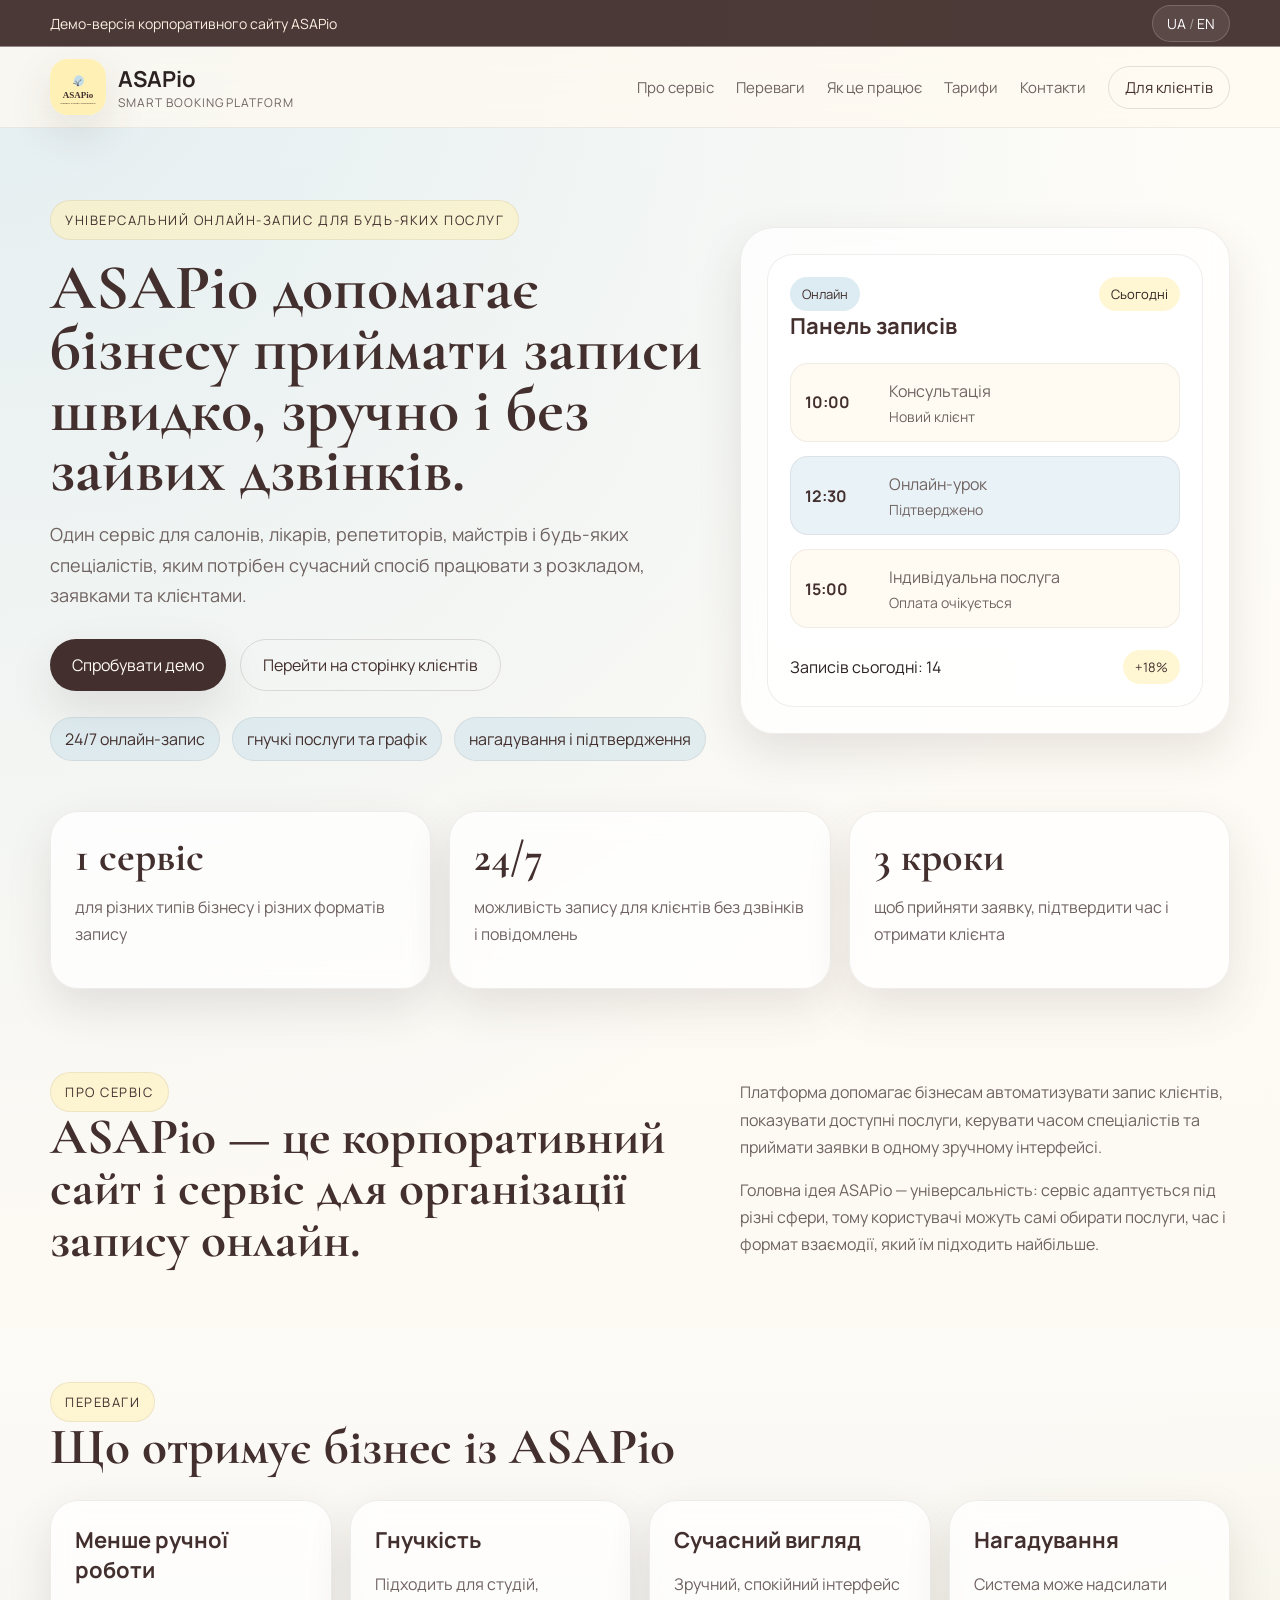
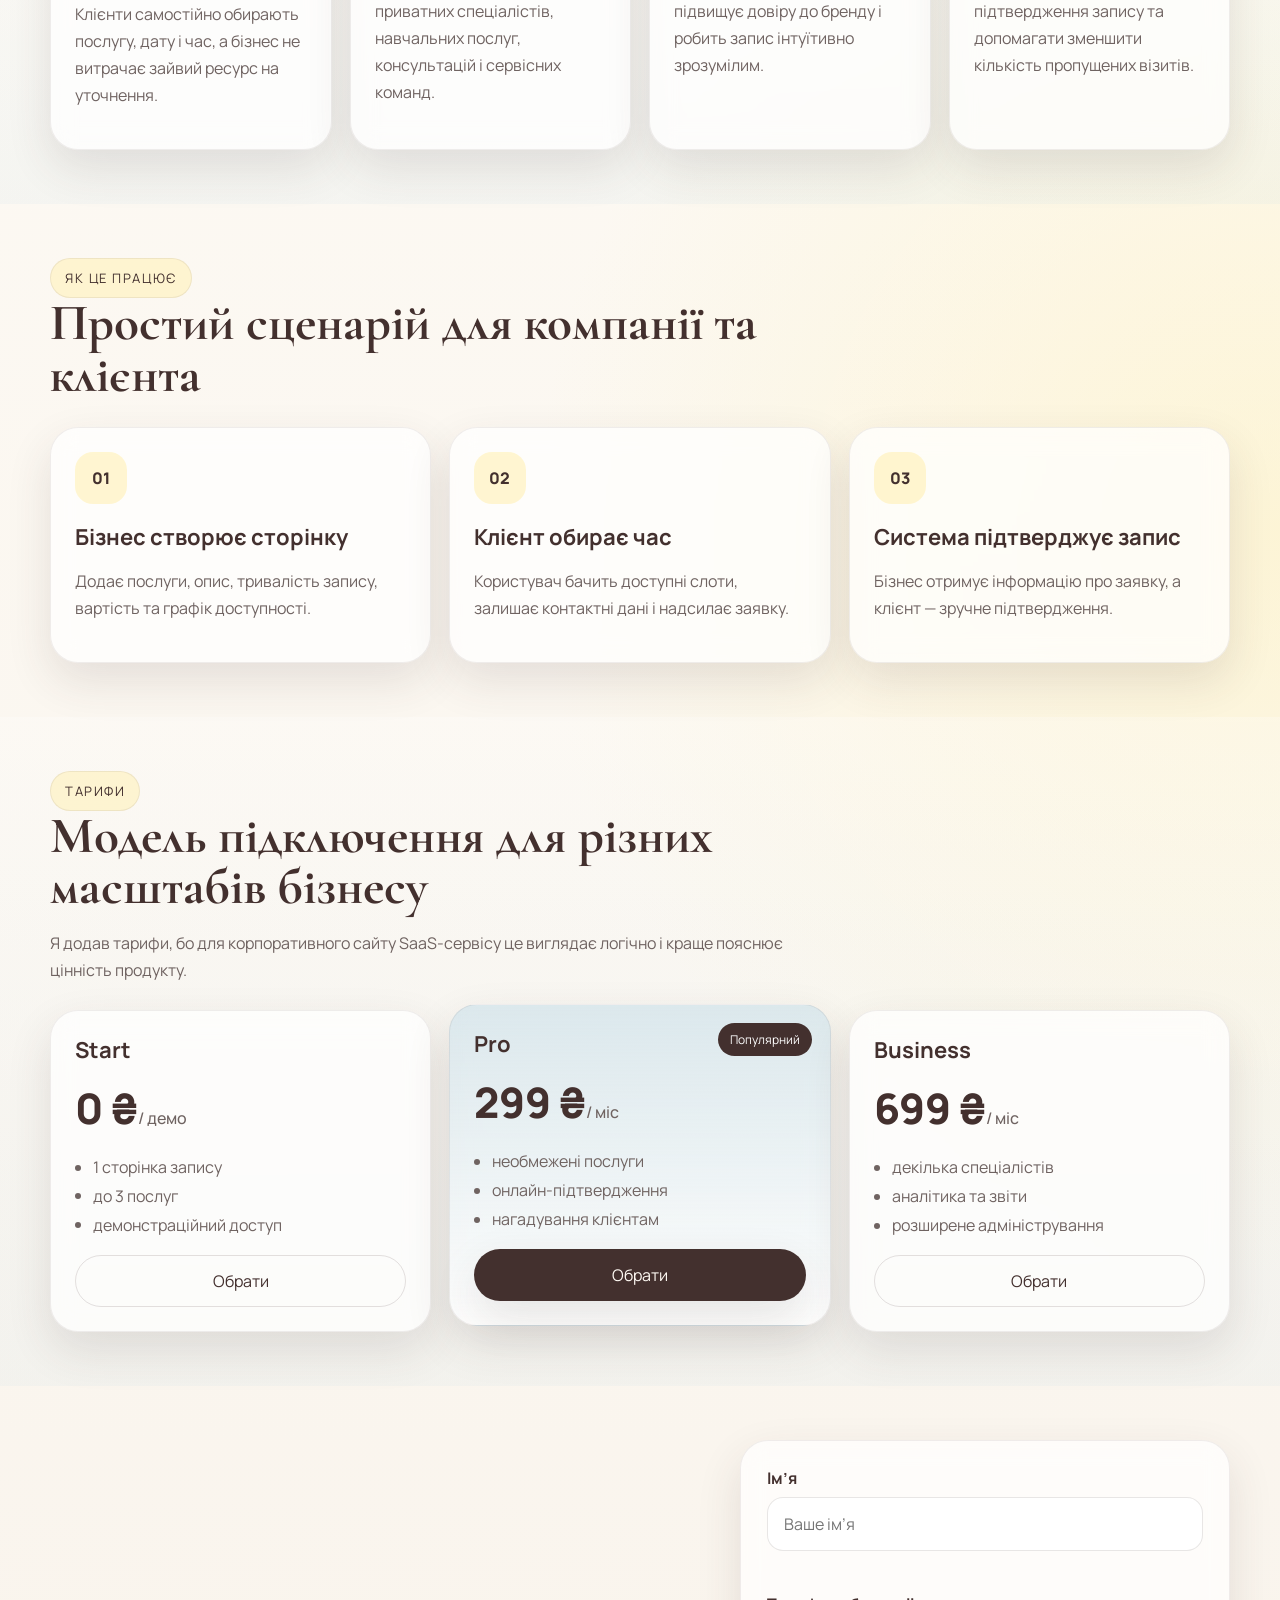
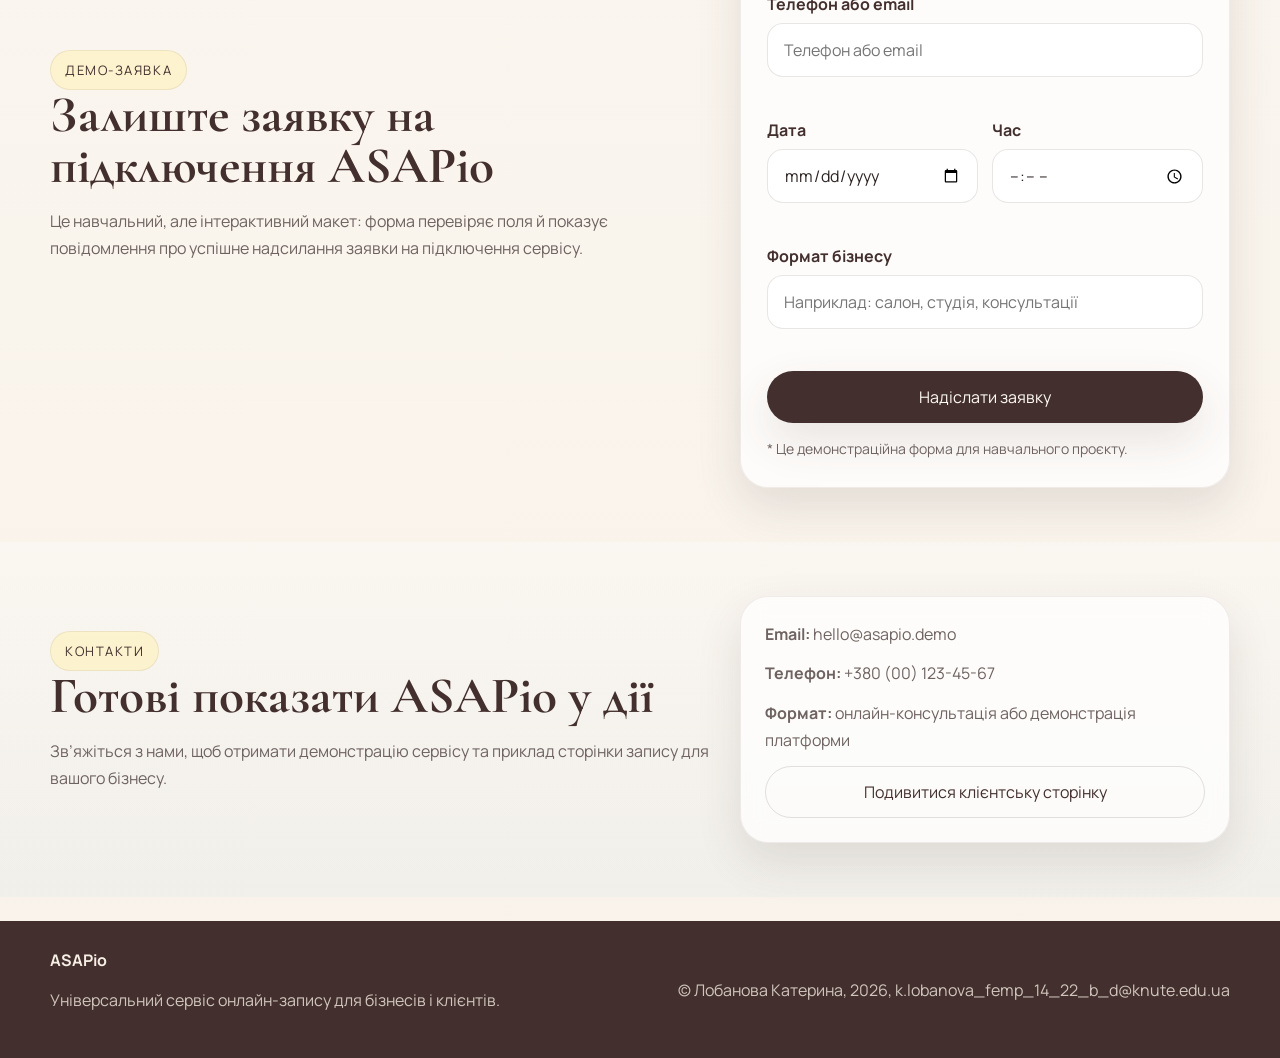
<file: index.html>
<!DOCTYPE html>
<html lang="uk">
<head>
  <meta charset="UTF-8" />
  <meta name="viewport" content="width=device-width, initial-scale=1.0" />
  <title>ASAPio — онлайн-запис для бізнесів</title>
  <meta name="description" content="ASAPio — універсальний сервіс онлайн-запису для бізнесів і клієнтів." />
  <link rel="preconnect" href="https://fonts.googleapis.com">
  <link rel="preconnect" href="https://fonts.gstatic.com" crossorigin>
  <link href="https://fonts.googleapis.com/css2?family=Manrope:wght@400;500;600;700;800&family=Cormorant+Garamond:wght@600;700&display=swap" rel="stylesheet">
  <link rel="stylesheet" href="style.css" />
</head>
<body>
  <div class="topbar">
    <div class="container topbar-inner">
      <span>Демо-версія корпоративного сайту ASAPio</span>
      <button class="lang-switch" type="button" id="langToggle" aria-label="Перемикач мови">UA <span>/</span> EN</button>
    </div>
  </div>

  <header class="site-header">
    <div class="container nav-wrap">
      <a class="brand" href="index.html" aria-label="ASAPio home">
        <span class="brand-mark"><img src="asapio-logo.svg" alt="Логотип ASAPio" /></span>
        <span class="brand-text">
          <strong>ASAPio</strong>
          <small>smart booking platform</small>
        </span>
      </a>

      <nav class="nav">
        <a href="#about">Про сервіс</a>
        <a href="#advantages">Переваги</a>
        <a href="#how">Як це працює</a>
        <a href="#pricing">Тарифи</a>
        <a href="#contact">Контакти</a>
        <a class="nav-secondary" href="clients.html">Для клієнтів</a>
      </nav>

      <button class="menu-btn" type="button" id="menuBtn" aria-label="Відкрити меню">☰</button>
    </div>

    <div class="mobile-menu" id="mobileMenu">
      <a href="#about">Про сервіс</a>
      <a href="#advantages">Переваги</a>
      <a href="#how">Як це працює</a>
      <a href="#pricing">Тарифи</a>
      <a href="#contact">Контакти</a>
      <a href="clients.html">Для клієнтів</a>
    </div>
  </header>

  <main>
    <section class="hero">
      <div class="container hero-grid">
        <div class="hero-copy">
          <span class="eyebrow">Універсальний онлайн-запис для будь-яких послуг</span>
          <h1>ASAPio допомагає бізнесу приймати записи швидко, зручно і без зайвих дзвінків.</h1>
          <p>
            Один сервіс для салонів, лікарів, репетиторів, майстрів і будь-яких спеціалістів, яким потрібен
            сучасний спосіб працювати з розкладом, заявками та клієнтами.
          </p>
          <div class="hero-actions">
            <a class="btn btn-primary" href="#demoForm">Спробувати демо</a>
            <a class="btn btn-outline" href="clients.html">Перейти на сторінку клієнтів</a>
          </div>

          <ul class="hero-points">
            <li>24/7 онлайн-запис</li>
            <li>гнучкі послуги та графік</li>
            <li>нагадування і підтвердження</li>
          </ul>
        </div>

        <div class="hero-card glass-card">
          <div class="mini-app">
            <div class="mini-header">
              <span class="pill">Онлайн</span>
              <span class="mini-date">Сьогодні</span>
            </div>
            <h3>Панель записів</h3>
            <div class="booking-list">
              <div class="booking-item">
                <strong>10:00</strong>
                <div>
                  <p>Консультація</p>
                  <span>Новий клієнт</span>
                </div>
              </div>
              <div class="booking-item accent">
                <strong>12:30</strong>
                <div>
                  <p>Онлайн-урок</p>
                  <span>Підтверджено</span>
                </div>
              </div>
              <div class="booking-item">
                <strong>15:00</strong>
                <div>
                  <p>Індивідуальна послуга</p>
                  <span>Оплата очікується</span>
                </div>
              </div>
            </div>
            <div class="mini-footer">
              <span>Записів сьогодні: 14</span>
              <span class="up">+18%</span>
            </div>
          </div>
        </div>
      </div>
    </section>

    <section class="stats">
      <div class="container stats-grid">
        <article class="stat-card">
          <h2>1 сервіс</h2>
          <p>для різних типів бізнесу і різних форматів запису</p>
        </article>
        <article class="stat-card">
          <h2>24/7</h2>
          <p>можливість запису для клієнтів без дзвінків і повідомлень</p>
        </article>
        <article class="stat-card">
          <h2>3 кроки</h2>
          <p>щоб прийняти заявку, підтвердити час і отримати клієнта</p>
        </article>
      </div>
    </section>

    <section class="section" id="about">
      <div class="container section-grid">
        <div>
          <span class="section-tag">Про сервіс</span>
          <h2>ASAPio — це корпоративний сайт і сервіс для організації запису онлайн.</h2>
        </div>
        <div>
          <p>
            Платформа допомагає бізнесам автоматизувати запис клієнтів, показувати доступні послуги,
            керувати часом спеціалістів та приймати заявки в одному зручному інтерфейсі.
          </p>
          <p>
            Головна ідея ASAPio — універсальність: сервіс адаптується під різні сфери, тому користувачі можуть
            самі обирати послуги, час і формат взаємодії, який їм підходить найбільше.
          </p>
        </div>
      </div>
    </section>

    <section class="section alt" id="advantages">
      <div class="container">
        <div class="section-head">
          <span class="section-tag">Переваги</span>
          <h2>Що отримує бізнес із ASAPio</h2>
        </div>
        <div class="cards-grid">
          <article class="info-card">
            <h3>Менше ручної роботи</h3>
            <p>Клієнти самостійно обирають послугу, дату і час, а бізнес не витрачає зайвий ресурс на уточнення.</p>
          </article>
          <article class="info-card">
            <h3>Гнучкість</h3>
            <p>Підходить для студій, приватних спеціалістів, навчальних послуг, консультацій і сервісних команд.</p>
          </article>
          <article class="info-card">
            <h3>Сучасний вигляд</h3>
            <p>Зручний, спокійний інтерфейс підвищує довіру до бренду і робить запис інтуїтивно зрозумілим.</p>
          </article>
          <article class="info-card">
            <h3>Нагадування</h3>
            <p>Система може надсилати підтвердження запису та допомагати зменшити кількість пропущених візитів.</p>
          </article>
        </div>
      </div>
    </section>

    <section class="section" id="how">
      <div class="container">
        <div class="section-head">
          <span class="section-tag">Як це працює</span>
          <h2>Простий сценарій для компанії та клієнта</h2>
        </div>
        <div class="steps-grid">
          <article class="step-card">
            <span>01</span>
            <h3>Бізнес створює сторінку</h3>
            <p>Додає послуги, опис, тривалість запису, вартість та графік доступності.</p>
          </article>
          <article class="step-card">
            <span>02</span>
            <h3>Клієнт обирає час</h3>
            <p>Користувач бачить доступні слоти, залишає контактні дані і надсилає заявку.</p>
          </article>
          <article class="step-card">
            <span>03</span>
            <h3>Система підтверджує запис</h3>
            <p>Бізнес отримує інформацію про заявку, а клієнт — зручне підтвердження.</p>
          </article>
        </div>
      </div>
    </section>

    <section class="section alt" id="pricing">
      <div class="container">
        <div class="section-head">
          <span class="section-tag">Тарифи</span>
          <h2>Модель підключення для різних масштабів бізнесу</h2>
          <p>Я додав тарифи, бо для корпоративного сайту SaaS-сервісу це виглядає логічно і краще пояснює цінність продукту.</p>
        </div>
        <div class="pricing-grid">
          <article class="price-card">
            <h3>Start</h3>
            <div class="price">0 ₴<span>/ демо</span></div>
            <ul>
              <li>1 сторінка запису</li>
              <li>до 3 послуг</li>
              <li>демонстраційний доступ</li>
            </ul>
            <button class="btn btn-outline full" data-plan="Start">Обрати</button>
          </article>
          <article class="price-card featured">
            <div class="featured-badge">Популярний</div>
            <h3>Pro</h3>
            <div class="price">299 ₴<span>/ міс</span></div>
            <ul>
              <li>необмежені послуги</li>
              <li>онлайн-підтвердження</li>
              <li>нагадування клієнтам</li>
            </ul>
            <button class="btn btn-primary full" data-plan="Pro">Обрати</button>
          </article>
          <article class="price-card">
            <h3>Business</h3>
            <div class="price">699 ₴<span>/ міс</span></div>
            <ul>
              <li>декілька спеціалістів</li>
              <li>аналітика та звіти</li>
              <li>розширене адміністрування</li>
            </ul>
            <button class="btn btn-outline full" data-plan="Business">Обрати</button>
          </article>
        </div>
      </div>
    </section>

    <section class="section" id="demoForm">
      <div class="container form-layout">
        <div>
          <span class="section-tag">Демо-заявка</span>
          <h2>Залиште заявку на підключення ASAPio</h2>
          <p>
            Це навчальний, але інтерактивний макет: форма перевіряє поля й показує повідомлення про успішне надсилання заявки на підключення сервісу.
          </p>
        </div>

        <form class="demo-form" id="bookingForm" novalidate>
          <div class="form-group">
            <label for="name">Ім’я</label>
            <input id="name" name="name" type="text" placeholder="Ваше ім’я" required />
            <small class="error"></small>
          </div>

          <div class="form-group">
            <label for="contactValue">Телефон або email</label>
            <input id="contactValue" name="contactValue" type="text" placeholder="Телефон або email" required />
            <small class="error"></small>
          </div>

          <div class="form-row">
            <div class="form-group">
              <label for="date">Дата</label>
              <input id="date" name="date" type="date" required />
              <small class="error"></small>
            </div>
            <div class="form-group">
              <label for="time">Час</label>
              <input id="time" name="time" type="time" required />
              <small class="error"></small>
            </div>
          </div>

          <div class="form-group">
            <label for="businessType">Формат бізнесу</label>
            <input id="businessType" name="businessType" type="text" placeholder="Наприклад: салон, студія, консультації" required />
            <small class="error"></small>
          </div>

          <button class="btn btn-primary full" type="submit">Надіслати заявку</button>
          <p class="form-note">* Це демонстраційна форма для навчального проєкту.</p>
        </form>
      </div>
    </section>

    <section class="section alt" id="contact">
      <div class="container contact-grid">
        <div>
          <span class="section-tag">Контакти</span>
          <h2>Готові показати ASAPio у дії</h2>
          <p>Зв’яжіться з нами, щоб отримати демонстрацію сервісу та приклад сторінки запису для вашого бізнесу.</p>
        </div>
        <div class="contact-card">
          <p><strong>Email:</strong> hello@asapio.demo</p>
          <p><strong>Телефон:</strong> +380 (00) 123-45-67</p>
          <p><strong>Формат:</strong> онлайн-консультація або демонстрація платформи</p>
          <a class="btn btn-outline full" href="clients.html">Подивитися клієнтську сторінку</a>
        </div>
      </div>
    </section>
  </main>

  <footer class="site-footer">
    <div class="container footer-wrap">
      <div>
        <strong>ASAPio</strong>
        <p>Універсальний сервіс онлайн-запису для бізнесів і клієнтів.</p>
      </div>
      <div class="footer-note">
        © Лобанова Катерина, 2026, k.lobanova_femp_14_22_b_d@knute.edu.ua
      </div>
    </div>
  </footer>

  <div class="toast" id="toast"></div>

  <script src="script.js"></script>
</body>
</html>
</file>
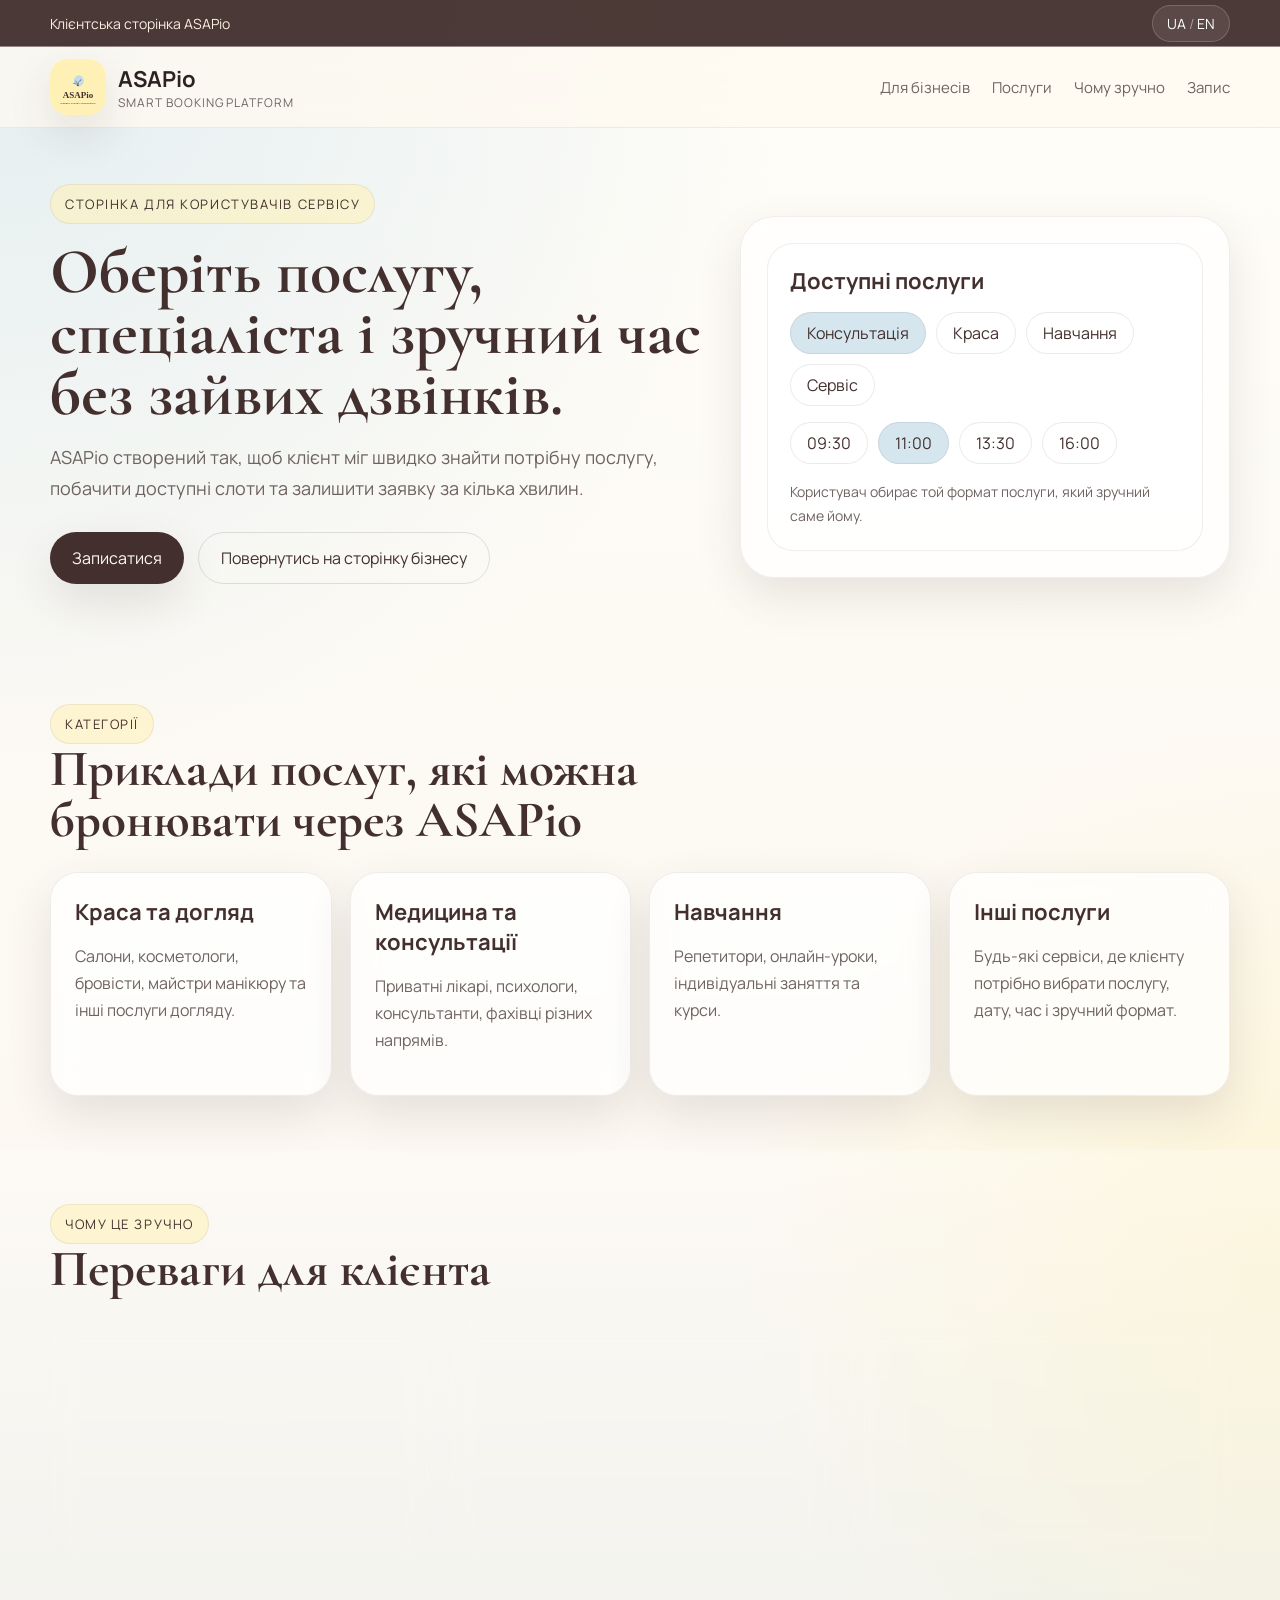
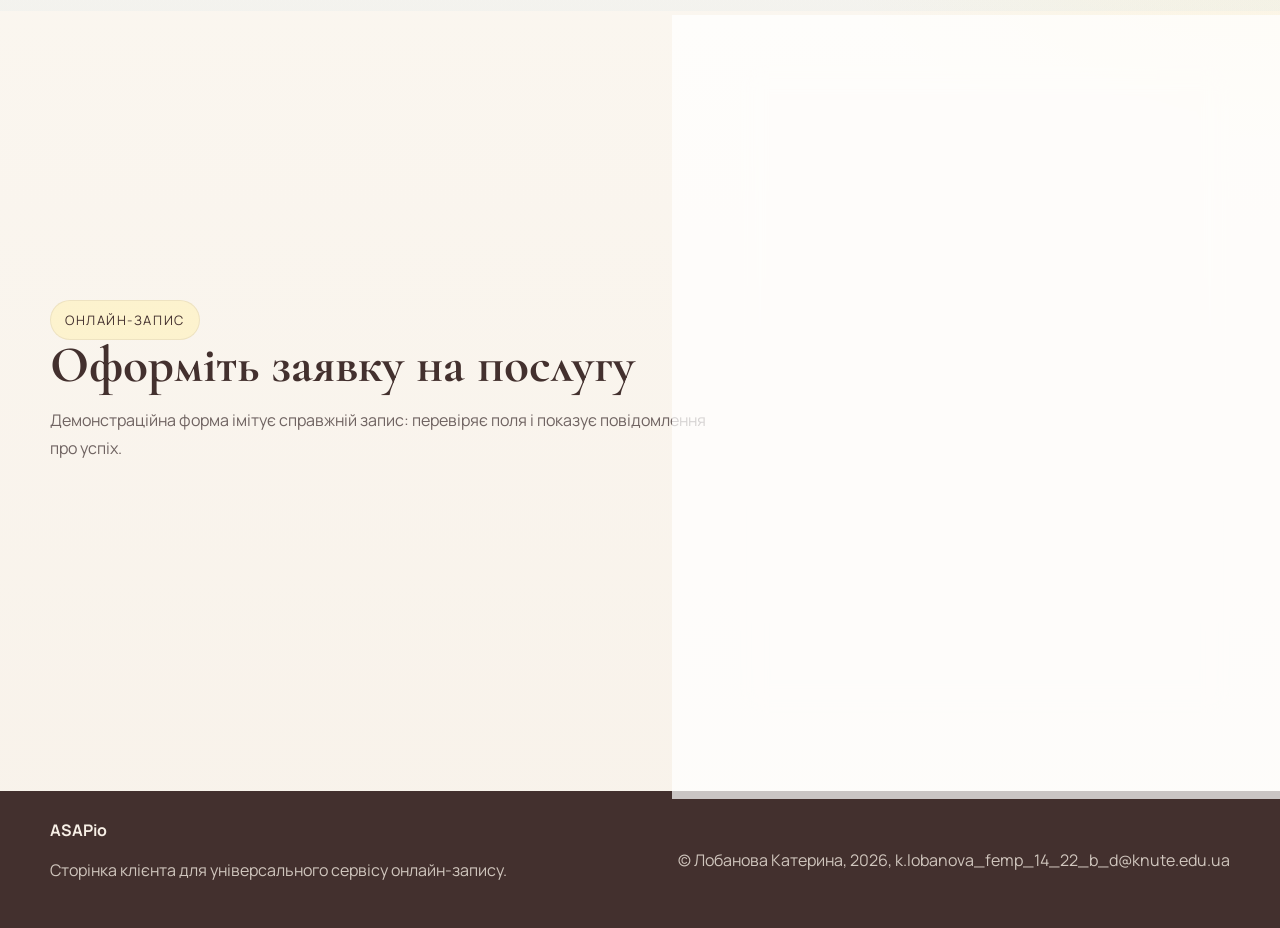
<file: clients.html>
<!DOCTYPE html>
<html lang="uk">
<head>
  <meta charset="UTF-8" />
  <meta name="viewport" content="width=device-width, initial-scale=1.0" />
  <title>ASAPio — для клієнтів</title>
  <meta name="description" content="ASAPio — сторінка для клієнтів, які хочуть швидко знайти послугу та записатися онлайн." />
  <link rel="preconnect" href="https://fonts.googleapis.com">
  <link rel="preconnect" href="https://fonts.gstatic.com" crossorigin>
  <link href="https://fonts.googleapis.com/css2?family=Manrope:wght@400;500;600;700;800&family=Cormorant+Garamond:wght@600;700&display=swap" rel="stylesheet">
  <link rel="stylesheet" href="style.css" />
</head>
<body>
  <div class="topbar">
    <div class="container topbar-inner">
      <span>Клієнтська сторінка ASAPio</span>
      <button class="lang-switch" type="button" id="langToggle" aria-label="Перемикач мови">UA <span>/</span> EN</button>
    </div>
  </div>

  <header class="site-header">
    <div class="container nav-wrap">
      <a class="brand" href="index.html" aria-label="ASAPio home">
        <span class="brand-mark"><img src="asapio-logo.svg" alt="Логотип ASAPio" /></span>
        <span class="brand-text">
          <strong>ASAPio</strong>
          <small>smart booking platform</small>
        </span>
      </a>

      <nav class="nav">
        <a href="index.html">Для бізнесів</a>
        <a href="#services">Послуги</a>
        <a href="#why">Чому зручно</a>
        <a href="#book">Запис</a>
      </nav>

      <button class="menu-btn" type="button" id="menuBtn" aria-label="Відкрити меню">☰</button>
    </div>

    <div class="mobile-menu" id="mobileMenu">
      <a href="index.html">Для бізнесів</a>
      <a href="#services">Послуги</a>
      <a href="#why">Чому зручно</a>
      <a href="#book">Запис</a>
    </div>
  </header>

  <main>
    <section class="hero compact-hero">
      <div class="container hero-grid">
        <div class="hero-copy">
          <span class="eyebrow">Сторінка для користувачів сервісу</span>
          <h1>Оберіть послугу, спеціаліста і зручний час без зайвих дзвінків.</h1>
          <p>
            ASAPio створений так, щоб клієнт міг швидко знайти потрібну послугу, побачити доступні слоти та
            залишити заявку за кілька хвилин.
          </p>
          <div class="hero-actions">
            <a class="btn btn-primary" href="#book">Записатися</a>
            <a class="btn btn-outline" href="index.html">Повернутись на сторінку бізнесу</a>
          </div>
        </div>

        <div class="glass-card client-preview">
          <div class="service-preview">
            <h3>Доступні послуги</h3>
            <div class="service-chip-row">
              <button class="service-chip active" type="button">Консультація</button>
              <button class="service-chip" type="button">Краса</button>
              <button class="service-chip" type="button">Навчання</button>
              <button class="service-chip" type="button">Сервіс</button>
            </div>
            <div class="slots">
              <button type="button">09:30</button>
              <button type="button" class="chosen">11:00</button>
              <button type="button">13:30</button>
              <button type="button">16:00</button>
            </div>
            <p class="mini-muted">Користувач обирає той формат послуги, який зручний саме йому.</p>
          </div>
        </div>
      </div>
    </section>

    <section class="section" id="services">
      <div class="container">
        <div class="section-head">
          <span class="section-tag">Категорії</span>
          <h2>Приклади послуг, які можна бронювати через ASAPio</h2>
        </div>
        <div class="cards-grid">
          <article class="info-card">
            <h3>Краса та догляд</h3>
            <p>Салони, косметологи, бровісти, майстри манікюру та інші послуги догляду.</p>
          </article>
          <article class="info-card">
            <h3>Медицина та консультації</h3>
            <p>Приватні лікарі, психологи, консультанти, фахівці різних напрямів.</p>
          </article>
          <article class="info-card">
            <h3>Навчання</h3>
            <p>Репетитори, онлайн-уроки, індивідуальні заняття та курси.</p>
          </article>
          <article class="info-card">
            <h3>Інші послуги</h3>
            <p>Будь-які сервіси, де клієнту потрібно вибрати послугу, дату, час і зручний формат.</p>
          </article>
        </div>
      </div>
    </section>

    <section class="section alt" id="why">
      <div class="container">
        <div class="section-head">
          <span class="section-tag">Чому це зручно</span>
          <h2>Переваги для клієнта</h2>
        </div>
        <div class="steps-grid">
          <article class="step-card">
            <span>01</span>
            <h3>Швидкий вибір</h3>
            <p>Не потрібно телефонувати — все видно одразу на сайті.</p>
          </article>
          <article class="step-card">
            <span>02</span>
            <h3>Зрозумілий процес</h3>
            <p>Кроки запису прості, а доступний час показаний у зручному вигляді.</p>
          </article>
          <article class="step-card">
            <span>03</span>
            <h3>Контроль заявки</h3>
            <p>Після відправки клієнт одразу бачить підтвердження дії.</p>
          </article>
        </div>
      </div>
    </section>

    <section class="section" id="book">
      <div class="container form-layout">
        <div>
          <span class="section-tag">Онлайн-запис</span>
          <h2>Оформіть заявку на послугу</h2>
          <p>Демонстраційна форма імітує справжній запис: перевіряє поля і показує повідомлення про успіх.</p>
        </div>

        <form class="demo-form" id="bookingForm" novalidate>
          <div class="form-group">
            <label for="clientName">Ім’я</label>
            <input id="clientName" name="clientName" type="text" placeholder="Ваше ім’я" required />
            <small class="error"></small>
          </div>

          <div class="form-group">
            <label for="clientContact">Телефон або email</label>
            <input id="clientContact" name="clientContact" type="text" placeholder="Телефон або email" required />
            <small class="error"></small>
          </div>

          <div class="form-row">
            <div class="form-group">
              <label for="clientDate">Дата</label>
              <input id="clientDate" name="clientDate" type="date" required />
              <small class="error"></small>
            </div>
            <div class="form-group">
              <label for="clientTime">Час</label>
              <input id="clientTime" name="clientTime" type="time" required />
              <small class="error"></small>
            </div>
          </div>

          <div class="form-group">
            <label for="clientService">Послуга</label>
            <select id="clientService" name="clientService" required>
              <option value="">Оберіть послугу</option>
              <option value="Консультація">Консультація</option>
              <option value="Доглядова послуга">Доглядова послуга</option>
              <option value="Урок / заняття">Урок / заняття</option>
              <option value="Сервісна послуга">Сервісна послуга</option>
            </select>
            <small class="error"></small>
          </div>

          <button class="btn btn-primary full" type="submit">Підтвердити запис</button>
          <p class="form-note">* Демонстраційна форма для показу роботи інтерфейсу.</p>
        </form>
      </div>
    </section>
  </main>

  <footer class="site-footer">
    <div class="container footer-wrap">
      <div>
        <strong>ASAPio</strong>
        <p>Сторінка клієнта для універсального сервісу онлайн-запису.</p>
      </div>
      <div class="footer-note">
        © Лобанова Катерина, 2026, k.lobanova_femp_14_22_b_d@knute.edu.ua
      </div>
    </div>
  </footer>

  <div class="toast" id="toast"></div>

  <script src="script.js"></script>
</body>
</html>
</file>
<file: style.css>
:root {
  --milk: #fff1b5;
  --blue: #c1dbe8;
  --burgundy: #43302e;
  --burgundy-2: #5a413f;
  --cream: #fffaf0;
  --white: #ffffff;
  --text: #2b2221;
  --muted: #6f6361;
  --line: rgba(67, 48, 46, 0.14);
  --shadow: 0 18px 45px rgba(67, 48, 46, 0.12);
  --radius-xl: 28px;
  --radius-lg: 22px;
  --radius-md: 16px;
  --container: 1180px;
}

* {
  box-sizing: border-box;
}

html {
  scroll-behavior: smooth;
}

body {
  margin: 0;
  font-family: "Manrope", system-ui, sans-serif;
  color: var(--text);
  background:
    radial-gradient(circle at top left, rgba(193, 219, 232, 0.45), transparent 28%),
    radial-gradient(circle at right center, rgba(255, 241, 181, 0.45), transparent 30%),
    linear-gradient(180deg, #fffdf8 0%, #f8f2ea 100%);
}

a {
  color: inherit;
  text-decoration: none;
}

button,
input,
select {
  font: inherit;
}

.container {
  width: min(var(--container), calc(100% - 32px));
  margin: 0 auto;
}

.topbar {
  border-bottom: 1px solid rgba(255,255,255,0.4);
  background: rgba(67, 48, 46, 0.95);
  color: #f9efe0;
}

.topbar-inner {
  display: flex;
  align-items: center;
  justify-content: space-between;
  gap: 16px;
  min-height: 46px;
  font-size: 14px;
}

.lang-switch {
  border: 1px solid rgba(255,255,255,0.18);
  background: rgba(255,255,255,0.08);
  color: #fff;
  border-radius: 999px;
  padding: 8px 14px;
  cursor: pointer;
}

.lang-switch span {
  opacity: 0.45;
}

.site-header {
  position: sticky;
  top: 0;
  z-index: 20;
  backdrop-filter: blur(14px);
  background: rgba(255, 250, 240, 0.75);
  border-bottom: 1px solid rgba(67, 48, 46, 0.08);
}

.nav-wrap {
  display: flex;
  align-items: center;
  justify-content: space-between;
  min-height: 80px;
  gap: 20px;
}

.brand {
  display: inline-flex;
  align-items: center;
  gap: 12px;
}

.brand-mark {
  width: 56px;
  height: 56px;
  display: grid;
  place-items: center;
  border-radius: 18px;
  overflow: hidden;
  box-shadow: var(--shadow);
  flex-shrink: 0;
}

.brand-mark img {
  width: 100%;
  height: 100%;
  display: block;
  object-fit: cover;
}

.brand-text {
  display: flex;
  flex-direction: column;
}

.brand-text strong {
  font-size: 22px;
}

.brand-text small {
  color: var(--muted);
  font-size: 12px;
  text-transform: uppercase;
  letter-spacing: 0.08em;
}

.nav {
  display: flex;
  align-items: center;
  gap: 22px;
  flex-wrap: wrap;
}

.nav a {
  font-size: 15px;
  color: var(--muted);
}

.nav a:hover,
.nav a:focus-visible {
  color: var(--burgundy);
}

.nav-secondary {
  padding: 10px 16px;
  border: 1px solid var(--line);
  border-radius: 999px;
  color: var(--burgundy) !important;
}

.menu-btn {
  display: none;
  border: 1px solid var(--line);
  background: var(--white);
  color: var(--burgundy);
  border-radius: 12px;
  width: 44px;
  height: 44px;
  cursor: pointer;
}

.mobile-menu {
  display: none;
  padding: 0 16px 16px;
  background: rgba(255, 250, 240, 0.95);
}

.mobile-menu.open {
  display: grid;
  gap: 12px;
}

.hero {
  padding: 72px 0 40px;
}

.compact-hero {
  padding-top: 56px;
}

.hero-grid,
.section-grid,
.form-layout,
.contact-grid {
  display: grid;
  grid-template-columns: 1.15fr 0.85fr;
  gap: 28px;
  align-items: center;
}

.eyebrow,
.section-tag {
  display: inline-flex;
  align-items: center;
  gap: 10px;
  font-size: 13px;
  text-transform: uppercase;
  letter-spacing: 0.12em;
  color: var(--burgundy);
  background: rgba(255, 241, 181, 0.55);
  border: 1px solid rgba(67, 48, 46, 0.08);
  padding: 10px 14px;
  border-radius: 999px;
}

h1, h2, h3 {
  margin: 0;
}

h1 {
  margin-top: 18px;
  font-family: "Cormorant Garamond", serif;
  font-size: clamp(42px, 5vw, 72px);
  line-height: 0.95;
  color: var(--burgundy);
}

h2 {
  font-family: "Cormorant Garamond", serif;
  font-size: clamp(34px, 4vw, 52px);
  line-height: 1;
  color: var(--burgundy);
}

h3 {
  font-size: 22px;
  color: var(--burgundy);
}

p {
  line-height: 1.7;
  color: var(--muted);
}

.hero-copy p {
  font-size: 18px;
  max-width: 62ch;
}

.hero-actions {
  display: flex;
  gap: 14px;
  flex-wrap: wrap;
  margin: 28px 0 26px;
}

.btn {
  display: inline-flex;
  align-items: center;
  justify-content: center;
  min-height: 52px;
  padding: 0 22px;
  border-radius: 999px;
  cursor: pointer;
  border: none;
  transition: transform 0.2s ease, box-shadow 0.2s ease, background 0.2s ease;
}

.btn:hover,
.btn:focus-visible {
  transform: translateY(-2px);
}

.btn-primary {
  background: var(--burgundy);
  color: #fffaf4;
  box-shadow: var(--shadow);
}

.btn-outline {
  background: transparent;
  color: var(--burgundy);
  border: 1px solid var(--line);
}

.full {
  width: 100%;
}

.hero-points {
  display: flex;
  flex-wrap: wrap;
  gap: 12px;
  padding: 0;
  margin: 0;
  list-style: none;
}

.hero-points li {
  padding: 10px 14px;
  border-radius: 999px;
  background: rgba(193, 219, 232, 0.42);
  color: var(--burgundy);
  border: 1px solid rgba(67, 48, 46, 0.08);
}

.glass-card,
.info-card,
.stat-card,
.step-card,
.price-card,
.contact-card,
.demo-form {
  background: rgba(255, 255, 255, 0.72);
  border: 1px solid rgba(67, 48, 46, 0.08);
  backdrop-filter: blur(12px);
  box-shadow: var(--shadow);
}

.glass-card {
  border-radius: 34px;
  padding: 26px;
}

.mini-app,
.service-preview {
  border-radius: 26px;
  background: linear-gradient(180deg, rgba(255,255,255,0.9), rgba(255,255,255,0.65));
  padding: 22px;
  border: 1px solid rgba(67, 48, 46, 0.08);
}

.mini-header,
.mini-footer {
  display: flex;
  align-items: center;
  justify-content: space-between;
  gap: 12px;
}

.pill,
.mini-date,
.up {
  display: inline-flex;
  align-items: center;
  justify-content: center;
  min-height: 34px;
  border-radius: 999px;
  padding: 0 12px;
  font-size: 13px;
}

.pill {
  background: rgba(193, 219, 232, 0.55);
  color: var(--burgundy);
}

.mini-date {
  background: rgba(255, 241, 181, 0.58);
}

.up {
  background: rgba(255, 241, 181, 0.58);
  color: var(--burgundy);
}

.booking-list {
  display: grid;
  gap: 14px;
  margin: 22px 0;
}

.booking-item {
  display: grid;
  grid-template-columns: 70px 1fr;
  gap: 14px;
  align-items: center;
  background: rgba(255, 250, 240, 0.78);
  border: 1px solid rgba(67, 48, 46, 0.08);
  border-radius: 18px;
  padding: 14px;
}

.booking-item strong,
.price {
  color: var(--burgundy);
}

.booking-item p,
.booking-item span,
.mini-muted {
  margin: 0;
}

.booking-item span,
.mini-muted {
  color: var(--muted);
  font-size: 14px;
}

.booking-item.accent {
  background: rgba(193, 219, 232, 0.35);
}

.stats {
  padding: 10px 0 20px;
}

.stats-grid,
.cards-grid,
.steps-grid,
.pricing-grid {
  display: grid;
  grid-template-columns: repeat(3, 1fr);
  gap: 18px;
}

.cards-grid {
  grid-template-columns: repeat(4, 1fr);
}

.stat-card,
.info-card,
.step-card,
.price-card,
.contact-card {
  padding: 24px;
  border-radius: var(--radius-xl);
}

.stat-card h2 {
  font-size: 42px;
}

.section {
  padding: 54px 0;
}

.alt {
  background: linear-gradient(180deg, rgba(255,255,255,0.25), rgba(193,219,232,0.13));
}

.section-head {
  max-width: 760px;
  margin-bottom: 26px;
}

.steps-grid .step-card span {
  display: inline-grid;
  place-items: center;
  width: 52px;
  height: 52px;
  border-radius: 18px;
  background: rgba(255, 241, 181, 0.6);
  color: var(--burgundy);
  font-weight: 800;
  margin-bottom: 18px;
}

.pricing-grid {
  align-items: stretch;
}

.price-card {
  position: relative;
}

.price-card ul {
  padding-left: 18px;
  color: var(--muted);
  line-height: 1.8;
}

.price {
  font-size: 42px;
  font-weight: 800;
  margin: 14px 0;
}

.price span {
  font-size: 16px;
  color: var(--muted);
  font-weight: 500;
}

.featured {
  background: linear-gradient(180deg, rgba(193,219,232,0.52), rgba(255,255,255,0.88));
  transform: translateY(-6px);
}

.featured-badge {
  position: absolute;
  top: 18px;
  right: 18px;
  padding: 8px 12px;
  border-radius: 999px;
  font-size: 12px;
  background: var(--burgundy);
  color: #fff;
}

.demo-form {
  padding: 26px;
  border-radius: 28px;
}

.form-row {
  display: grid;
  grid-template-columns: 1fr 1fr;
  gap: 14px;
}

.form-group {
  display: grid;
  gap: 8px;
  margin-bottom: 16px;
}

label {
  font-weight: 700;
  color: var(--burgundy);
}

input,
select {
  min-height: 54px;
  border-radius: 16px;
  border: 1px solid rgba(67, 48, 46, 0.12);
  background: rgba(255,255,255,0.92);
  padding: 0 16px;
  color: var(--text);
  outline: none;
}

input:focus,
select:focus {
  border-color: rgba(67, 48, 46, 0.38);
  box-shadow: 0 0 0 3px rgba(193, 219, 232, 0.35);
}

.error {
  min-height: 18px;
  color: #a43d3d;
  font-size: 13px;
}

.form-note {
  margin-bottom: 0;
  font-size: 14px;
}

.contact-card p {
  margin: 0 0 12px;
}

.site-footer {
  background: var(--burgundy);
  color: #f7efe6;
  padding: 28px 0;
  margin-top: 24px;
}

.footer-wrap {
  display: flex;
  align-items: center;
  justify-content: space-between;
  gap: 20px;
}

.site-footer p,
.footer-note {
  color: rgba(247, 239, 230, 0.78);
}

.toast {
  position: fixed;
  right: 18px;
  bottom: 18px;
  min-width: 260px;
  max-width: 420px;
  padding: 16px 18px;
  border-radius: 18px;
  background: rgba(67, 48, 46, 0.96);
  color: #fffaf0;
  box-shadow: var(--shadow);
  opacity: 0;
  transform: translateY(12px);
  pointer-events: none;
  transition: opacity 0.2s ease, transform 0.2s ease;
  z-index: 40;
}

.toast.show {
  opacity: 1;
  transform: translateY(0);
}

.service-chip-row,
.slots {
  display: flex;
  flex-wrap: wrap;
  gap: 10px;
  margin: 16px 0;
}

.service-chip,
.slots button {
  border: 1px solid rgba(67, 48, 46, 0.1);
  background: rgba(255,255,255,0.9);
  color: var(--burgundy);
  border-radius: 999px;
  min-height: 42px;
  padding: 0 16px;
  cursor: pointer;
}

.service-chip.active,
.slots button.chosen {
  background: rgba(193, 219, 232, 0.68);
}

@media (max-width: 1080px) {
  .cards-grid {
    grid-template-columns: repeat(2, 1fr);
  }

  .hero-grid,
  .section-grid,
  .form-layout,
  .contact-grid,
  .stats-grid,
  .steps-grid,
  .pricing-grid {
    grid-template-columns: 1fr;
  }

  .featured {
    transform: none;
  }
}

@media (max-width: 880px) {
  .nav {
    display: none;
  }

  .menu-btn {
    display: inline-grid;
    place-items: center;
  }
}

@media (max-width: 640px) {
  .container {
    width: min(var(--container), calc(100% - 20px));
  }

  .hero {
    padding-top: 42px;
  }

  h1 {
    font-size: 46px;
  }

  h2 {
    font-size: 38px;
  }

  .cards-grid {
    grid-template-columns: 1fr;
  }

  .form-row,
  .footer-wrap,
  .topbar-inner {
    grid-template-columns: 1fr;
    display: grid;
  }

  .footer-wrap {
    align-items: start;
  }

  .hero-actions,
  .hero-points {
    flex-direction: column;
    align-items: stretch;
  }

  .btn {
    width: 100%;
  }
}
</file>
